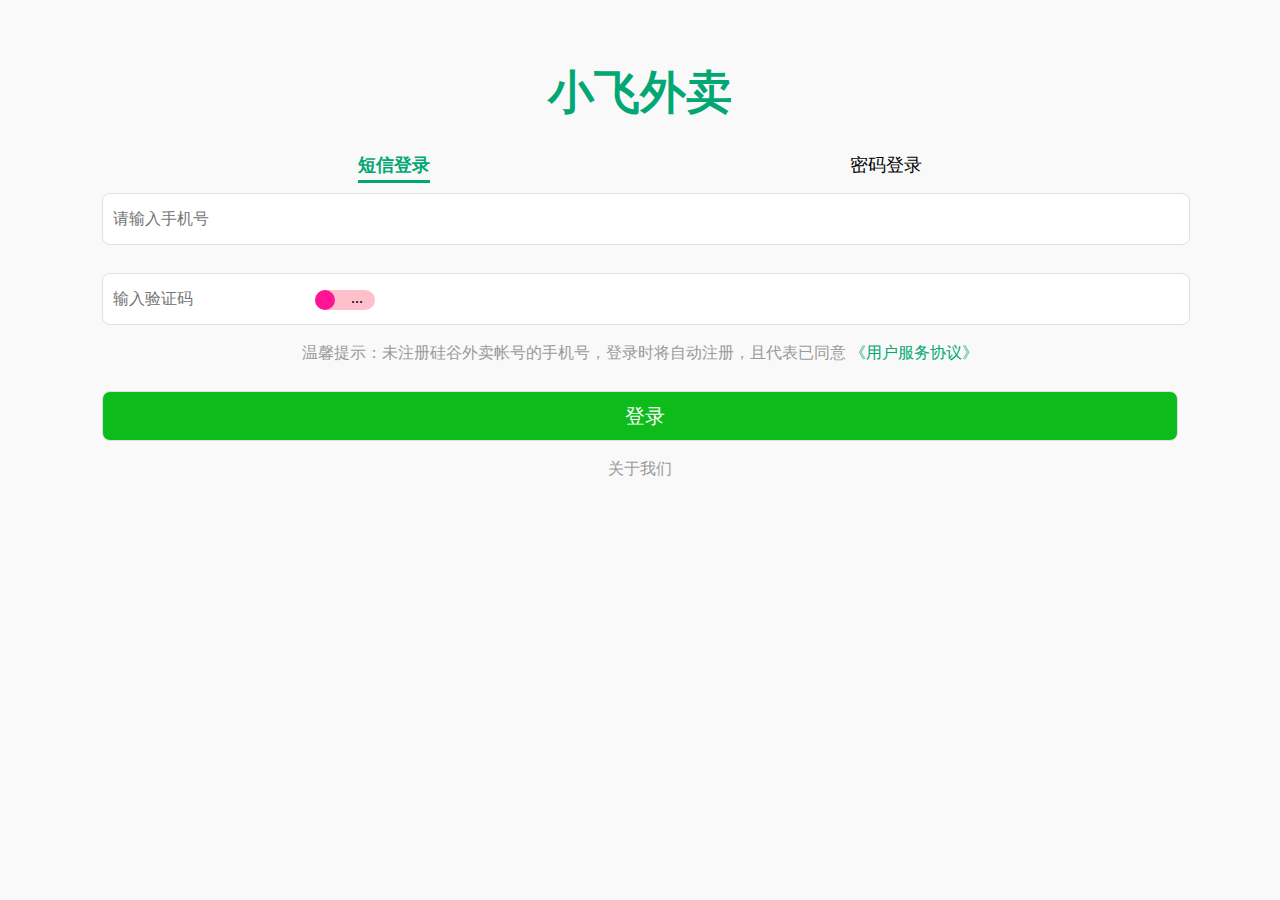
<file: 外卖呵呵呵/index1.html>
<!DOCTYPE html>
<html lang="en">
<head>
	<meta charset="UTF-8">
	<meta name="viewport"
				content="width=device-width,initial-scale=1.0,maximum-scale=1.0,minimum-scale=1.0,user-scalable=no">
	<title>外卖</title>
	<link rel="stylesheet" href="css/swiper.min.css">
	<link rel="stylesheet" href="css/reset.css">
	<link rel="stylesheet" href="http://at.alicdn.com/t/font_518606_snabom9h9y1wz5mi.css">

	<link rel="stylesheet" href="./css/index.css">
	<style>
		.swiper-container {
			width: 100%;
			height: 100%;
			margin-left: auto;
			margin-right: auto;
		}
		.swiper-slide {
			text-align: center;
			font-size: 18px;
			background: #fff;

			/* Center slide text vertically */
			display: -webkit-box;
			display: -ms-flexbox;
			display: -webkit-flex;
			display: flex;
			-webkit-box-pack: center;
			-ms-flex-pack: center;
			-webkit-justify-content: center;
			justify-content: center;
			-webkit-box-align: center;
			-ms-flex-align: center;
			-webkit-align-items: center;
			align-items: center;
		}
	</style>
</head>
<body>
<div class="app">

	<section class="content" style="display: none">
		<section class="on">
			<header class="header">
				<a href="javascript:" class="sousuo">
					<i class="iconfont icon-sousuo"></i>
				</a>
				<p>北京昌平尚硅谷北京昌平尚硅谷北京昌平尚硅谷北京昌平尚硅谷</p>
				<div  class="zhuce">
					<a href="javascript:">登录</a>
					<a href="javascript:">注册</a>
				</div>
			</header>
			<div class="one_page_content">
				<div class="swiper-container">
					<div class="swiper-wrapper">
						<div class="swiper-slide">
							<div class="lun_content_1">
								<a>
									<img src="images/nav/1.jpg" alt="aaa" style="width: 80px">
									<span>甜品饮品</span>
								</a>
								<a>
									<img src="images/nav/2.jpg" alt="aaa" style="width: 80px">
									<span>商超便利</span>
								</a>
								<a>
									<img src="images/nav/3.jpg" alt="aaa" style="width: 80px">
									<span>美食</span>
								</a>
								<a>
									<img src="images/nav/4.jpg" alt="aaa" style="width: 80px">
									<span>简餐</span>
								</a>
								<a>
									<img src="images/nav/5.jpg" alt="aaa" style="width: 80px">
									<span>新店特惠</span>
								</a>
								<a>
									<img src="images/nav/6.jpg" alt="aaa"  style="width: 80px">
									<span>准时达</span>
								</a>
								<a>
									<img src="images/nav/7.jpg" alt="aaa" style="width: 80px">
									<span>早餐预定</span>
								</a>
								<a>
									<img src="images/nav/8.jpg" alt="aaa" style="width: 80px">
									<span>土豪推荐</span>
								</a>
							</div>
						</div>
						<div class="swiper-slide">
							<div class="lun_content_2">
								<a>
									<img src="images/nav/9.jpg" alt="aaa" style="width: 80px">
									<span>哈哈哈</span>
								</a>
								<a>
									<img src="images/nav/10.jpg" alt="aaa" style="width: 80px">
									<span>商超便利</span>
								</a>
								<a>
									<img src="images/nav/11.jpg" alt="aaa" style="width: 80px">
									<span>美食</span>
								</a>
								<a>
									<img src="images/nav/12.jpg" alt="aaa" style="width: 80px">
									<span>简餐</span>
								</a>
								<a>
									<img src="images/nav/13.jpg" alt="aaa" style="width: 80px">
									<span>新店特惠</span>
								</a>
								<a>
									<img src="images/nav/14.jpg" alt="aaa" style="width: 80px">
									<span>准时达</span>
								</a>
								<a>
									<img src="images/nav/7.jpg" alt="aaa" style="width: 80px">
									<span>早餐预定</span>
								</a>
								<a>
									<img src="images/nav/8.jpg" alt="aaa" style="width: 80px">
									<span>土豪推荐</span>
								</a>
							</div>

						</div>
					</div>
					<!-- Add Pagination -->
					<div class="swiper-pagination"></div>
				</div>
				<div class="shang">
					<div class="shang_top">
						<i class="iconfont icon-xuanxiang"></i>
						<span>附近商家</span>
					</div>
					<div class="shang_content">
						<div class="shang_content_list">
							<div class="shang_content_list_left">
								<img src="images/shop/1.jpg" alt="bbb">
							</div>
							<div class="shang_content_list_right">
								<div class="right1">
									<p>品牌</p>
									<p>日照香炉生紫烟,遥看瀑布挂前川。飞流直下三千尺，</p>
									<p>保&nbsp;&nbsp;准&nbsp;&nbsp;票</p>
								</div>
								<div class="right2">
									<p>
										<i class="iconfont icon-xuanxiang"></i>
										<i style="font-size: 10px">月销108单</i>
									</p>
									<div>准时达</div>
									<div>硅谷专送</div>
								</div>
								<div class="right3">￥20起送/配送费约￥5</div>
							</div>
						</div>
						<div class="shang_content_list">
							<div class="shang_content_list_left">
								<img src="images/shop/2.jpg" alt="bbb">
							</div>
							<div class="shang_content_list_right">
								<div class="right1">
									<p>品牌</p>
									<p>日照香炉生紫烟,遥看瀑布挂前川。飞流直下三千尺，</p>
									<p>保&nbsp;&nbsp;准&nbsp;&nbsp;票</p>
								</div>
								<div class="right2">
									<p>
										<i class="iconfont icon-xuanxiang"></i>
										<i style="font-size: 10px">月销108单</i>
									</p>
									<div>准时达</div>
									<div>硅谷专送</div>
								</div>
								<div class="right3">￥20起送/配送费约￥5</div>
							</div>
						</div>
						<div class="shang_content_list">
							<div class="shang_content_list_left">
								<img src="images/shop/3.jpg" alt="bbb">
							</div>
							<div class="shang_content_list_right">
								<div class="right1">
									<p>品牌</p>
									<p>日照香炉生紫烟,遥看瀑布挂前川。飞流直下三千尺，</p>
									<p>保&nbsp;&nbsp;准&nbsp;&nbsp;票</p>
								</div>
								<div class="right2">
									<p>
										<i class="iconfont icon-xuanxiang"></i>
										<i style="font-size: 10px">月销108单</i>
									</p>
									<div>准时达</div>
									<div>硅谷专送</div>
								</div>
								<div class="right3">￥20起送/配送费约￥5</div>
							</div>
						</div>
						<div class="shang_content_list">
							<div class="shang_content_list_left">
								<img src="images/shop/4.jpg" alt="bbb" style="height: 100px">
							</div>
							<div class="shang_content_list_right">
								<div class="right1">
									<p>品牌</p>
									<p>日照香炉生紫烟,遥看瀑布挂前川。飞流直下三千尺，</p>
									<p>保&nbsp;&nbsp;准&nbsp;&nbsp;票</p>
								</div>
								<div class="right2">
									<p>
										<i class="iconfont icon-xuanxiang"></i>
										<i style="font-size: 10px">月销108单</i>
									</p>
									<div>准时达</div>
									<div>硅谷专送</div>
								</div>
								<div class="right3">￥20起送/配送费约￥5</div>
							</div>
						</div>
					</div>
				</div>
			</div>
		</section>
		<section>
			<header class="header">
				<p class="page2_sousuo">搜索</p>
			</header>
			<div class="tow_page_content">
				<form action="##" class="form1">
					<input type="text" placeholder="请输入商家或美食名称" class="sousuo_form1">
					<input type="submit" name="提交" class="sousuo_form2">
				</form>
			</div>
		</section>
		<section >
			<header class="header">
				<p class="ding3">订单列表</p>
			</header>
			<div class="person"></div>
			<p class="person_p">登陆后查看外卖订单</p>
			<button class="person_longin">立即登录</button>
		</section>
		<section >
			<div class="p4">个人中心</div>
			<div class="four_page_content">
				<div class="four_page1">
					<div class="four_page1_left" >
						<div class="touxiang">
							<div></div>
							<div></div>
						</div>
						<div class="tou_right">
							<p>注册/登录</p>
							<p>
								<i class="iconfont icon-shouji"></i>
								暂无绑定手机号
							</p>
						</div>
					</div>
					<div class="four_page1_right">
						<i class="iconfont icon-jiantou1"></i>
					</div>
				</div>
				<div class="four_page2">
					<div>
						<p><span>0.00</span>元</p>
						<p>我的余额</p>
					</div>
					<div>
						<p><span>2</span>个</p>
						<p>我的优惠</p>
					</div>
					<div>
						<p><span>50</span>分</p>
						<p>我的积分</p>
					</div>
				</div>
				<div class="four_page3">
					<p><i class="iconfont icon-order-s"></i>我的订单</p>
					<p><i class="iconfont icon-jiantou1"></i></p>
				</div>
				<div class="four_page4">
					<p><i class="iconfont icon-jifen"></i>积分商城</p>
					<p><i class="iconfont icon-jiantou1"></i></p>
				</div>
				<div class="four_page5">
					<p><i class="iconfont icon-vip"></i>会员勋章</p>
					<p><i class="iconfont icon-jiantou1"></i></p>
				</div>
				<div class="four_page6">
					<p><i class="iconfont icon-fuwu"></i>服务中心</p>
					<p><i class="iconfont icon-jiantou1"></i></p>
				</div>
			</div>
		</section>
	</section>
	<footer class="footer" style="display: none">
		<a href="javascript:" class="guide_item on">
			<span>
				<i class="iconfont icon-waimai"></i>
			</span>
			<span>外卖首页</span>
		</a>
		<a href="javascript:" class="guide_item">
			<span>
				<i class="iconfont icon-search"></i>
			</span>
			<span>搜素</span>
		</a>
		<a href="javascript:" class="guide_item">
			<span>
				<i class="iconfont icon-dingdan"></i>
			</span>
			<span>订单</span>
		</a>
		<a href="javascript:" class="guide_item">
			<span>
				<i class="iconfont icon-geren"></i>
			</span>
			<span>个人中心</span>
		</a>
	</footer>
	<div class="login_route">
		<div><i class="iconfont icon-jiantou2"></i></div>
		<div>小飞外卖</div>
		<div>
			<div id="login_flag">
				<p class="active">短信登录</p>
				<p>密码登录</p>
			</div>
			<form action="javascript:;" class="form_login1">
				<input type="text" class="input1" placeholder="请输入手机号">
				<input type="text" class="input2" placeholder="输入验证码">
				<p>
					温馨提示：未注册硅谷外卖帐号的手机号，登录时将自动注册，且代表已同意
					<a href="javascript:;">《用户服务协议》</a>
				</p>
				<input type="submit" value="登录">
				<p>关于我们</p>
			</form>
			<form action="javascript:;" class="form_login2 active1" >
				<input type="text" class="input1" placeholder="手机/邮箱/用户名">
				<input type="text" class="input2" placeholder="密码">

				<input type="submit" value="登录">
				<p>关于我们</p>
			</form>
		</div>
		<!--按钮控件-->
		<div class="a1 d1">
			<div class="d2"></div>
			<span>...</span>
		</div>

	</div>
</div>

<script type="text/javascript" src="js/index.js"></script>
<script type="text/javascript" src="js/swiper.min.js"></script>
<script>
		var swiper = new Swiper('.swiper-container', {
				slidesPerView: 1,
				spaceBetween: 30,
				loop: true,
				pagination: {
						el: '.swiper-pagination',
						clickable: true,
				},
				
		});
</script>
</body>
</html>
</file>
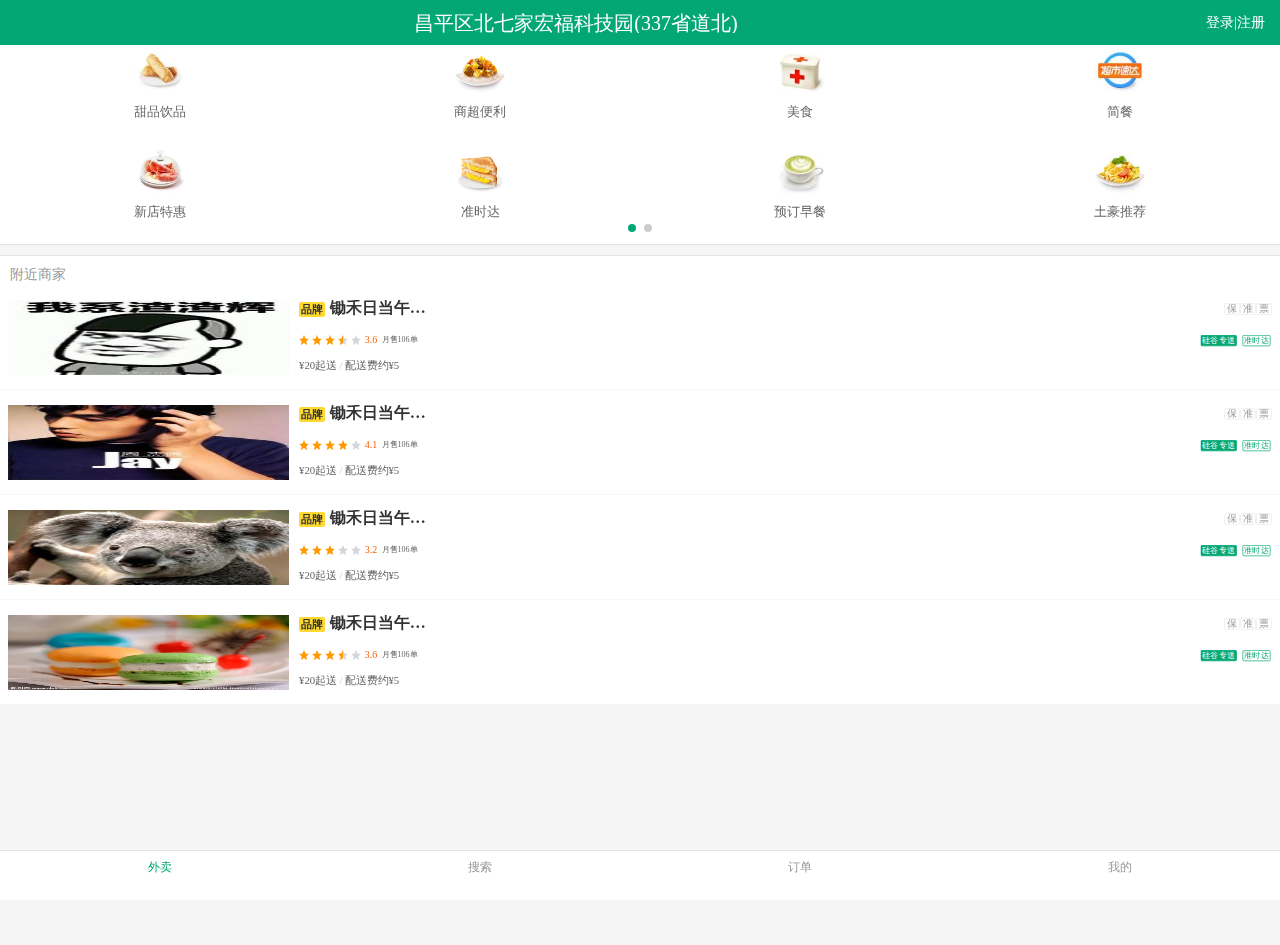
<file: 硅谷外卖静/index2.html>
<!DOCTYPE html>
<html lang="en">
<head>
  <meta charset="UTF-8">
  <meta name="viewport"
        content="width=device-width,initial-scale=1.0,maximum-scale=1.0,minimum-scale=1.0,user-scalable=no">
  <title>硅谷外卖</title>
  <link rel="stylesheet" href="http://at.alicdn.com/t/font_518606_snabom9h9y1wz5mi.css">
  <link rel="stylesheet" href="./css/reset.css">
  <link rel="stylesheet" href="./css/swiper.css">
  <link rel="stylesheet" href="./css/index.css">
</head>
<body>
<div id="app">
  <section class="content">
    <!--首页外卖-->
    <div class="on">
      <section class="msite">
        <!--首页头部-->
        <header class="msite_header">
          <a class="header_search">
            <i class="iconfont icon-sousuo"></i>
          </a>
          <a class="header_title">
            <span class="header_title_text ellipsis">昌平区北七家宏福科技园(337省道北)</span>
          </a>
          <a class="header_login">
            <span class="header_login_text">登录|注册</span>
          </a>
        </header>
        <!--首页导航-->
        <nav class="msite_nav border-1px">
          <div class="swiper-container">
            <div class="swiper-wrapper">
              <div class="swiper-slide">
                <a href="javascript:" class="link_to_food">
                  <div class="food_container">
                    <img src="./images/nav/1.jpg">
                  </div>
                  <span>甜品饮品</span>
                </a>
                <a href="javascript:" class="link_to_food">
                  <div class="food_container">
                    <img src="./images/nav/2.jpg">
                  </div>
                  <span>商超便利</span>
                </a>
                <a href="javascript:" class="link_to_food">
                  <div class="food_container">
                    <img src="./images/nav/3.jpg">
                  </div>
                  <span>美食</span>
                </a>
                <a href="javascript:" class="link_to_food">
                  <div class="food_container">
                    <img src="./images/nav/4.jpg">
                  </div>
                  <span>简餐</span>
                </a>
                <a href="javascript:" class="link_to_food">
                  <div class="food_container">
                    <img src="./images/nav/5.jpg">
                  </div>
                  <span>新店特惠</span>
                </a>
                <a href="javascript:" class="link_to_food">
                  <div class="food_container">
                    <img src="./images/nav/6.jpg">
                  </div>
                  <span>准时达</span>
                </a>
                <a href="javascript:" class="link_to_food">
                  <div class="food_container">
                    <img src="./images/nav/7.jpg">
                  </div>
                  <span>预订早餐</span>
                </a>
                <a href="javascript:" class="link_to_food">
                  <div class="food_container">
                    <img src="./images/nav/8.jpg">
                  </div>
                  <span>土豪推荐</span>
                </a>
              </div>
              <div class="swiper-slide">
                <a href="javascript:" class="link_to_food">
                  <div class="food_container">
                    <img src="./images/nav/9.jpg">
                  </div>
                  <span>甜品饮品</span>
                </a>
                <a href="javascript:" class="link_to_food">
                  <div class="food_container">
                    <img src="./images/nav/10.jpg">
                  </div>
                  <span>商超便利</span>
                </a>
                <a href="javascript:" class="link_to_food">
                  <div class="food_container">
                    <img src="./images/nav/11.jpg">
                  </div>
                  <span>美食</span>
                </a>
                <a href="javascript:" class="link_to_food">
                  <div class="food_container">
                    <img src="./images/nav/12.jpg">
                  </div>
                  <span>简餐</span>
                </a>
                <a href="javascript:" class="link_to_food">
                  <div class="food_container">
                    <img src="./images/nav/13.jpg">
                  </div>
                  <span>新店特惠</span>
                </a>
                <a href="javascript:" class="link_to_food">
                  <div class="food_container">
                    <img src="./images/nav/14.jpg">
                  </div>
                  <span>准时达</span>
                </a>
                <a href="javascript:" class="link_to_food">
                  <div class="food_container">
                    <img src="./images/nav/1.jpg">
                  </div>
                  <span>预订早餐</span>
                </a>
                <a href="javascript:" class="link_to_food">
                  <div class="food_container">
                    <img src="./images/nav/2.jpg">
                  </div>
                  <span>土豪推荐</span>
                </a>
              </div>
            </div>
            <!-- Add Pagination -->
            <div class="swiper-pagination"></div>
          </div>
        </nav>
        <!--首页附近商家-->
        <div class="msite_shop_list border-1px">
          <div class="shop_header">
            <i class="iconfont icon-xuanxiang"></i>
            <span class="shop_header_title">附近商家</span>
          </div>
          <div class="shop_container">
            <ul class="shop_list">
              <li class="shop_li border-1px">
                <a>
                  <div class="shop_left">
                    <img class="shop_img" src="./images/shop/1.jpg">
                  </div>
                  <div class="shop_right">
                    <section class="shop_detail_header">
                      <h4 class="shop_title ellipsis" >锄禾日当午，汗滴禾下土</h4>
                      <ul class="shop_detail_ul">
                        <li class="supports">保</li>
                        <li class="supports">准</li>
                        <li class="supports">票</li>
                      </ul>
                    </section>
                    <section class="shop_rating_order">
                      <section class="shop_rating_order_left">
                        <div class="star star-24">
                          <span class="star-item on"></span>
                          <span class="star-item on"></span>
                          <span class="star-item on"></span>
                          <span class="star-item half"></span>
                          <span class="star-item off"></span>
                        </div>
                        <div class="rating_section">
                          3.6
                        </div>
                        <div class="order_section">
                          月售106单
                        </div>
                      </section>
                      <section class="shop_rating_order_right">
                        <span class="delivery_style delivery_left">硅谷专送</span>
                        <span class="delivery_style delivery_right">准时达</span>
                      </section>
                    </section>
                    <section class="shop_distance">
                      <p class="shop_delivery_msg">
                        <span>¥20起送</span>
                        <span class="segmentation">/</span>
                        <span>配送费约¥5</span>
                      </p>
                    </section>
                  </div>
                </a>
              </li>
              <li class="shop_li border-1px">
                <a>
                  <div class="shop_left">
                    <img class="shop_img" src="./images/shop/2.jpg">
                  </div>
                  <div class="shop_right">
                    <section class="shop_detail_header">
                      <h4 class="shop_title ellipsis" >锄禾日当午，汗滴禾下土</h4>
                      <ul class="shop_detail_ul">
                        <li class="supports">保</li>
                        <li class="supports">准</li>
                        <li class="supports">票</li>
                      </ul>
                    </section>
                    <section class="shop_rating_order">
                      <section class="shop_rating_order_left">
                        <div class="star star-24">
                          <span class="star-item on"></span>
                          <span class="star-item on"></span>
                          <span class="star-item on"></span>
                          <span class="star-item on"></span>
                          <span class="star-item off"></span>
                        </div>
                        <div class="rating_section">
                          4.1
                        </div>
                        <div class="order_section">
                          月售106单
                        </div>
                      </section>
                      <section class="shop_rating_order_right">
                        <span class="delivery_style delivery_left">硅谷专送</span>
                        <span class="delivery_style delivery_right">准时达</span>
                      </section>
                    </section>
                    <section class="shop_distance">
                      <p class="shop_delivery_msg">
                        <span>¥20起送</span>
                        <span class="segmentation">/</span>
                        <span>配送费约¥5</span>
                      </p>
                    </section>
                  </div>
                </a>
              </li>
              <li class="shop_li border-1px">
                <a>
                  <div class="shop_left">
                    <img class="shop_img" src="./images/shop/3.jpg">
                  </div>
                  <div class="shop_right">
                    <section class="shop_detail_header">
                      <h4 class="shop_title ellipsis" >锄禾日当午，汗滴禾下土</h4>
                      <ul class="shop_detail_ul">
                        <li class="supports">保</li>
                        <li class="supports">准</li>
                        <li class="supports">票</li>
                      </ul>
                    </section>
                    <section class="shop_rating_order">
                      <section class="shop_rating_order_left">
                        <div class="star star-24">
                          <span class="star-item on"></span>
                          <span class="star-item on"></span>
                          <span class="star-item on"></span>
                          <span class="star-item off"></span>
                          <span class="star-item off"></span>
                        </div>
                        <div class="rating_section">
                          3.2
                        </div>
                        <div class="order_section">
                          月售106单
                        </div>
                      </section>
                      <section class="shop_rating_order_right">
                        <span class="delivery_style delivery_left">硅谷专送</span>
                        <span class="delivery_style delivery_right">准时达</span>
                      </section>
                    </section>
                    <section class="shop_distance">
                      <p class="shop_delivery_msg">
                        <span>¥20起送</span>
                        <span class="segmentation">/</span>
                        <span>配送费约¥5</span>
                      </p>
                    </section>
                  </div>
                </a>
              </li>
              <li class="shop_li border-1px">
                <a>
                  <div class="shop_left">
                    <img class="shop_img" src="./images/shop/4.jpg">
                  </div>
                  <div class="shop_right">
                    <section class="shop_detail_header">
                      <h4 class="shop_title ellipsis" >锄禾日当午，汗滴禾下土</h4>
                      <ul class="shop_detail_ul">
                        <li class="supports">保</li>
                        <li class="supports">准</li>
                        <li class="supports">票</li>
                      </ul>
                    </section>
                    <section class="shop_rating_order">
                      <section class="shop_rating_order_left">
                        <div class="star star-24">
                          <span class="star-item on"></span>
                          <span class="star-item on"></span>
                          <span class="star-item on"></span>
                          <span class="star-item half"></span>
                          <span class="star-item off"></span>
                        </div>
                        <div class="rating_section">
                          3.6
                        </div>
                        <div class="order_section">
                          月售106单
                        </div>
                      </section>
                      <section class="shop_rating_order_right">
                        <span class="delivery_style delivery_left">硅谷专送</span>
                        <span class="delivery_style delivery_right">准时达</span>
                      </section>
                    </section>
                    <section class="shop_distance">
                      <p class="shop_delivery_msg">
                        <span>¥20起送</span>
                        <span class="segmentation">/</span>
                        <span>配送费约¥5</span>
                      </p>
                    </section>
                  </div>
                </a>
              </li>
            </ul>
          </div>
        </div>
      </section>
    </div>
    <!--搜索-->
    <div>
      <section class="search">
        <header class="header">
          <a class="header_title">
            <span class="header_title_text">搜索</span>
          </a>
        </header>
        <form class="search_form" action="#">
          <input type="search" name="search" placeholder="请输入商家或美食名称" class="search_input">
          <input type="submit" name="submit" class="search_submit">
        </form>
      </section>
    </div>
    <!--订单-->
    <div>
      <section class="order">
        <header class="header">
          <a class="header_title">
            <span class="header_title_text">订单列表</span>
          </a>
        </header>
        <section class="order_no_login">
          <img src="./images/others/person.png">
          <h3>登录后查看外卖订单</h3>
          <button>立即登陆</button>
        </section>
      </section>
    </div>
    <!--我的-->
    <div>
      <section class="profile">
        <header class="header">
          <a class="header_title">
            <span class="header_title_text">我的</span>
          </a>
        </header>
        <section class="profile-number">
          <a href="javascript:" class="profile-link">
            <div class="profile_image">
              <i class="iconfont icon-person"></i>
            </div>
            <div class="user-info">
              <p class="user-info-top">登录/注册</p>
              <p>
                <span class="user-icon">
                  <i class="iconfont icon-shouji icon-mobile"></i>
                </span>
                <span class="icon-mobile-number">暂无绑定手机号</span>
              </p>
            </div>
            <span class="arrow">
              <i class="iconfont icon-jiantou1"></i>
            </span>
          </a>
        </section>
        <section class="profile_info_data border-1px">
          <ul class="info_data_list">
            <a href="javascript:" class="info_data_link">
              <span class="info_data_top"><span>0.00</span>元</span>
              <span class="info_data_bottom">我的余额</span>
            </a>
            <a href="javascript:" class="info_data_link">
              <span class="info_data_top"><span>0</span>个</span>
              <span class="info_data_bottom">我的优惠</span>
            </a>
            <a href="javascript:" class="info_data_link">
              <span class="info_data_top"><span>0</span>分</span>
              <span class="info_data_bottom">我的积分</span>
            </a>
          </ul>
        </section>
        <section class="profile_my_order border-1px">
          <!-- 我的订单 -->
          <a href='javascript:' class="my_order">
            <span>
              <i class="iconfont icon-order-s"></i>
            </span>
            <div class="my_order_div">
              <span>我的订单</span>
              <span class="my_order_icon">
                <i class="iconfont icon-jiantou1"></i>
              </span>
            </div>
          </a>
          <!-- 积分商城 -->
          <a href='javascript:' class="my_order">
            <span>
              <i class="iconfont icon-jifen"></i>
            </span>
            <div class="my_order_div">
              <span>积分商城</span>
              <span class="my_order_icon">
                <i class="iconfont icon-jiantou1"></i>
              </span>
            </div>
          </a>
          <!-- 硅谷外卖会员卡 -->
          <a href="javascript:" class="my_order">
            <span>
              <i class="iconfont icon-vip"></i>
            </span>
            <div class="my_order_div">
              <span>硅谷外卖会员卡</span>
              <span class="my_order_icon">
                <i class="iconfont icon-jiantou1"></i>
              </span>
            </div>
          </a>
        </section>
        <section class="profile_my_order border-1px">
          <!-- 服务中心 -->
          <a href="javascript:" class="my_order">
            <span>
              <i class="iconfont icon-fuwu"></i>
            </span>
            <div class="my_order_div">
              <span>服务中心</span>
              <span class="my_order_icon">
                <i class="iconfont icon-jiantou1"></i>
              </span>
            </div>
          </a>
        </section>
      </section>
    </div>
  </section>
  <!--on表示显示，off表示关闭-->
  <div class="off">
    <section class="loginContainer">
      <div class="loginInner">
        <div class="login_header">
          <h2 class="login_logo">硅谷外卖</h2>
          <div class="login_header_title">
            <a href="javascript:;" class="on">短信登录</a>
            <a href="javascript:;" >密码登录</a>
          </div>
        </div>
        <div class="login_content">
          <form>
            <div class="on">
              <section class="login_message">
                <input type="tel" maxlength="11" placeholder="手机号">
                <button disabled="disabled" class="get_verification" >获取验证码</button>
              </section>
              <section class="login_verification">
                <input type="tel" maxlength="8" placeholder="验证码">
              </section>
              <section class="login_hint">
                温馨提示：未注册硅谷外卖帐号的手机号，登录时将自动注册，且代表已同意
                <a href="javascript:;">《用户服务协议》</a>
              </section>
            </div>
            <div>
              <section>
                <section class="login_message">
                  <input type="tel" maxlength="11" placeholder="手机/邮箱/用户名">
                </section>
                <section class="login_verification">
                  <input type="tel" maxlength="8" placeholder="密码">
                  <div class="switch_button off">
                    <div class="switch_circle"></div>
                    <span class="switch_text">...</span>
                  </div>
                </section>
              </section>
            </div>
            <button class="login_submit">登录</button>
          </form>
          <a href="javascript:;" class="about_us">关于我们</a>
        </div>
        <a href="javascript:" class="go_back">
          <i class="iconfont icon-jiantou2"></i>
        </a>
      </div>
    </section>
  </div>
  <footer class="footer_guide border-1px">
    <a href="javascript:;" class="guide_item on">
      <span class="item_icon">
        <i class="iconfont icon-waimai"></i>
      </span>
      <span>外卖</span>
    </a>
    <a href="javascript:;" class="guide_item">
      <span class="item_icon">
        <i class="iconfont icon-search"></i>
      </span>
      <span>搜索</span>
    </a>
    <a href="javascript:;" class="guide_item">
      <span class="item_icon">
        <i class="iconfont icon-dingdan"></i>
      </span>
      <span>订单</span>
    </a>
    <a href="javascript:;" class="guide_item">
      <span class="item_icon">
        <i class="iconfont icon-geren"></i>
      </span>
      <span>我的</span>
    </a>
  </footer>
</div>
</body>
<script type="text/javascript" src="js/swiper.js"></script>
<script type="text/javascript" src="js/index.js"></script>
</html>
</file>
<file: 外卖呵呵呵/css/index.css>
@media only screen and (-webkit-device-pixel-ratio: 2) {
  .border-1px::before {
    transform: scaleY(0.5);
  }
}
@media only screen and (-webkit-device-pixel-ratio: 3) {
  .border-1px::before {
    transform: scaleY(0.333333333);
  }
}
.app {
  width: 100%;
  height: 100%;
  background: #f3f5f1;
}
.app .content {
  width: 100%;
  height: 100%;
}
.app .content section {
  display: none;
}
.app .content .on {
  display: block;
}
.app .content .on .header {
  position: fixed;
  top: 0;
  z-index: 50;
  display: block;
  width: 100%;
  height: 50px;
  background: #02a774;
}
.app .content .on .header p {
  text-overflow: ellipsis;
  white-space: nowrap;
  overflow: hidden;
}
.app .content .on .header .sousuo,
.app .content .on .header .zhuce {
  width: 15%;
  height: 100%;
  display: block;
  line-height: 50px;
  text-align: center;
  color: #fff;
}
.app .content .on .header .sousuo {
  float: left;
}
.app .content .on .header .sousuo .iconfont {
  font-size: 30px;
}
.app .content .on .header .zhuce {
  width: 25%;
  float: right;
}
.app .content .on .header .zhuce a {
  color: #f3f5f1;
}
.app .content .on .header .zhuce :first-child {
  padding-right: 4px;
  border-right: 2px #f3f5f1 solid;
}
.app .content .on .header p {
  float: left;
  width: 60%;
  text-align: center;
  line-height: 50px;
  font-size: 20px;
  color: #f3f5f1;
}
.app .content .on .header .page2_sousuo {
  text-align: center;
  vertical-align: middle;
  font-size: 26px;
  width: 100%;
}
.app .content .on .header .ding3 {
  width: 100%;
}
.app .content .on .person {
  width: 200px;
  height: 200px;
  padding-top: 180px;
  margin: 0px auto;
  background: url("../images/others/person.png");
  background-position: center;
  background-repeat: no-repeat;
  background-size: 130%;
}
.app .content .on .person_longin {
  display: block;
  margin: 80px auto;
  width: 120px;
  height: 40px;
  background: #02a774;
  color: #fff;
  border-radius: 8px;
  font-size: 16px;
  outline: none;
}
.app .content .on .person_p {
  margin: -70px auto;
  text-align: center;
}
.app .content .on .one_page_content {
  margin-top: 50px;
  margin-bottom: 80px;
}
.app .content .on .tow_page_content {
  margin-top: 50px;
}
.app .content .on .tow_page_content .form1 {
  width: 100%;
  height: 60px;
  background: #fff;
  position: relative;
}
.app .content .on .tow_page_content .form1 .sousuo_form1 {
  float: left;
  width: 70%;
  height: 40px;
  background: #eee;
  position: absolute;
  top: 50%;
  transform: translateY(-50%);
  margin-left: 8px;
  outline: none;
}
.app .content .on .tow_page_content .form1 .sousuo_form2 {
  float: right;
  width: 20%;
  height: 40px;
  border-radius: 5px;
  background: #02a774;
  font-size: 18px;
  color: #fff;
  position: absolute;
  top: 50%;
  transform: translateY(-50%);
  right: 8px;
}
.app .content .on .swiper-container {
  width: 100%;
  height: 240px;
  position: relative;
}
.app .content .on .swiper-container .swiper-wrapper {
  position: absolute;
  left: 0;
  width: 200%;
  height: 100%;
  background: #fff;
}
.app .content .on .swiper-container .swiper-wrapper .lun_content_1,
.app .content .on .swiper-container .swiper-wrapper .lun_content_2 {
  float: left;
  width: 100%;
  display: flex;
  justify-content: center;
  flex-wrap: wrap;
}
.app .content .on .swiper-container .swiper-wrapper .lun_content_1 a,
.app .content .on .swiper-container .swiper-wrapper .lun_content_2 a {
  width: 25%;
  height: 100px;
  display: flex;
  align-items: center;
  flex-direction: column;
  flex-wrap: wrap;
  font-size: 14px;
}
.app .content .shang {
  background: #fff;
  width: 100%;
  margin-top: 16px;
}
.app .content .shang .shang_top {
  padding-left: 4px;
  color: #999;
  font-size: 18px;
}
.app .content .shang .shang_top .iconfont {
  font-size: 20px;
}
.app .content .shang .shang_content .shang_content_list {
  width: 100%;
  overflow: hidden;
  box-sizing: border-box;
  padding: 10px;
}
.app .content .shang .shang_content .shang_content_list .shang_content_list_left {
  width: 26%;
  float: left;
}
.app .content .shang .shang_content .shang_content_list .shang_content_list_left img {
  width: 100%;
  height: 100%;
}
.app .content .shang .shang_content .shang_content_list .shang_content_list_right {
  float: right;
  display: flex;
  flex-wrap: wrap;
  align-content: space-between;
  width: 70%;
  height: 104px;
}
.app .content .shang .shang_content .shang_content_list .shang_content_list_right .right1 {
  width: 100%;
  height: 33%;
}
.app .content .shang .shang_content .shang_content_list .shang_content_list_right .right1 :nth-child(1) {
  font-size: 16px;
  font-weight: 600;
  color: #555;
  background: #ffd933;
  border-radius: 3px;
  padding: 1px 4px;
  margin-top: 3px;
  float: left;
}
.app .content .shang .shang_content .shang_content_list .shang_content_list_right .right1 :nth-child(2) {
  width: 150px;
  font-weight: 800;
  font-size: 24px;
  text-overflow: ellipsis;
  white-space: nowrap;
  overflow: hidden;
  float: left;
}
.app .content .shang .shang_content .shang_content_list .shang_content_list_right .right1 :nth-child(3) {
  float: right;
  margin-top: 3px;
  color: #666;
}
.app .content .shang .shang_content .shang_content_list .shang_content_list_right .right2 {
  width: 100%;
  height: 33%;
}
.app .content .shang .shang_content .shang_content_list .shang_content_list_right .right2 p {
  float: left;
}
.app .content .shang .shang_content .shang_content_list .shang_content_list_right .right2 div:nth-child(2) {
  background: #fff;
  color: #02a774;
  float: right;
  border: 1px solid #02a774;
  border-radius: 3px;
  font-size: 14px;
  padding: 2px;
}
.app .content .shang .shang_content .shang_content_list .shang_content_list_right .right2 div:nth-child(3) {
  background: #02a774;
  color: #fff;
  float: right;
  margin-right: 5px;
  border-radius: 3px;
  font-size: 14px;
  padding: 2px;
  border: 1px solid #02a774;
}
.app .content .shang .shang_content .shang_content_list .shang_content_list_right .right3 {
  font-size: 16px;
  color: #666;
}
.app .on .p4 {
  position: fixed;
  z-index: 20;
  top: 0;
  background: #02a774;
  width: 100%;
  height: 50px;
  line-height: 50px;
  color: #fff;
  text-align: center;
  font-size: 20px;
  border-bottom: 1px solid #f3f5f1;
}
.app .on .four_page_content {
  margin-top: 50px;
}
.app .on .four_page_content .four_page1 {
  width: 100%;
  height: 100px;
  background: #02a774;
  border-top: 1px solid #f3f5f1;
  position: relative;
}
.app .on .four_page_content .four_page1 .four_page1_left {
  float: left;
  position: absolute;
  top: 0;
  bottom: 0;
  margin: auto;
}
.app .on .four_page_content .four_page1 .four_page1_left .touxiang {
  float: left;
  width: 70px;
  height: 70px;
  background: #8b8b8d;
  position: absolute;
  top: 0;
  bottom: 0;
  margin: auto auto auto 16px;
  border-radius: 50%;
  overflow: hidden;
}
.app .on .four_page_content .four_page1 .four_page1_left .touxiang :first-child {
  width: 36px;
  height: 36px;
  background: #e4e4e4;
  border-radius: 50%;
  margin-left: 17px;
  margin-top: 5px;
}
.app .on .four_page_content .four_page1 .four_page1_left .touxiang :last-child {
  width: 64px;
  height: 32px;
  background: #e4e4e4;
  border-radius: 32px 32px 0 0;
  margin: -1px 0px 0px 3px;
}
.app .on .four_page_content .four_page1 .four_page1_left .tou_right {
  float: right;
  position: absolute;
  top: 0;
  bottom: 0;
  margin: auto auto auto 100px;
  width: 200px;
  height: 70px;
  display: flex;
  flex-direction: column;
  justify-content: space-around;
}
.app .on .four_page_content .four_page1 .four_page1_left .tou_right >p:nth-child(1) {
  font-size: 20px;
  color: #fff;
  font-weight: bold;
}
.app .on .four_page_content .four_page1 .four_page1_left .tou_right >p:nth-child(2) {
  font-size: 14px;
  color: #fff;
  text-align: left;
  margin-bottom: -5px;
}
.app .on .four_page_content .four_page1 .four_page1_left .tou_right >p:nth-child(2) i {
  font-size: 40px;
  color: #fff;
  vertical-align: middle;
  margin: -20px;
}
.app .on .four_page_content .four_page1 .four_page1_right {
  float: right;
  width: 30px;
  height: 100%;
  display: flex;
  flex-direction: column;
  justify-content: center;
  color: #fff;
}
.app .on .four_page_content .four_page2 {
  width: 100%;
  height: 80px;
  background: #fff;
  display: flex;
  justify-content: space-between;
}
.app .on .four_page_content .four_page2 div:nth-child(1) {
  flex-grow: 1;
  text-align: center;
  margin: 10px auto;
}
.app .on .four_page_content .four_page2 div:nth-child(1) p {
  margin: 4px auto;
}
.app .on .four_page_content .four_page2 div:nth-child(1) p span {
  font-size: 32px;
  font-weight: bold;
  color: #ff9f1a;
}
.app .on .four_page_content .four_page2 div:nth-child(2) {
  margin: 10px auto;
  flex-grow: 1;
  text-align: center;
  border-left: solid 1px #f3f5f1;
  border-right: solid 1px #f3f5f1;
}
.app .on .four_page_content .four_page2 div:nth-child(2) p {
  margin: 4px auto;
}
.app .on .four_page_content .four_page2 div:nth-child(2) p span {
  font-size: 32px;
  font-weight: bold;
  color: #ff205c;
}
.app .on .four_page_content .four_page2 div:nth-child(3) {
  margin: 10px auto;
  flex-grow: 1;
  text-align: center;
}
.app .on .four_page_content .four_page2 div:nth-child(3) p {
  margin: 4px auto;
}
.app .on .four_page_content .four_page2 div:nth-child(3) p span {
  font-size: 32px;
  font-weight: bold;
  color: #0dbc1b;
}
.app .on .four_page_content .four_page3 {
  width: 100%;
  height: 60px;
  background: #fff;
  margin-top: 8px;
  line-height: 60px;
}
.app .on .four_page_content .four_page3 >p:nth-child(1) {
  float: left;
  color: #777;
  font-size: 18px;
  margin-left: 10px;
}
.app .on .four_page_content .four_page3 >p:nth-child(1) i {
  color: #0dbc1b;
  font-size: 30px;
  vertical-align: middle;
}
.app .on .four_page_content .four_page3 >p:nth-child(2) {
  float: right;
  color: #777;
  margin-right: 10px;
}
.app .on .four_page_content .four_page4 {
  width: 100%;
  height: 60px;
  background: #fff;
  border-top: 1px solid #f0f0f0;
  border-bottom: 1px solid #f0f0f0;
}
.app .on .four_page_content .four_page4 {
  width: 100%;
  height: 60px;
  background: #fff;
  margin-top: 1px;
  line-height: 60px;
}
.app .on .four_page_content .four_page4 >p:nth-child(1) {
  float: left;
  color: #777;
  font-size: 18px;
  margin-left: 10px;
}
.app .on .four_page_content .four_page4 >p:nth-child(1) i {
  color: #f00;
  font-size: 30px;
  vertical-align: middle;
}
.app .on .four_page_content .four_page4 >p:nth-child(2) {
  float: right;
  color: #777;
  margin-right: 10px;
}
.app .on .four_page_content .four_page5 {
  width: 100%;
  height: 60px;
  background: #fff;
  margin-bottom: 8px;
}
.app .on .four_page_content .four_page5 {
  width: 100%;
  height: 60px;
  background: #fff;
  margin-top: 1px;
  line-height: 60px;
}
.app .on .four_page_content .four_page5 >p:nth-child(1) {
  float: left;
  color: #777;
  font-size: 18px;
  margin-left: 10px;
}
.app .on .four_page_content .four_page5 >p:nth-child(1) i {
  color: #ff980b;
  font-size: 30px;
  vertical-align: middle;
}
.app .on .four_page_content .four_page5 >p:nth-child(2) {
  float: right;
  color: #777;
  margin-right: 10px;
}
.app .on .four_page_content .four_page6 {
  width: 100%;
  height: 60px;
  background: #fff;
}
.app .on .four_page_content .four_page6 {
  width: 100%;
  height: 60px;
  background: #fff;
  margin-top: 1px;
  line-height: 60px;
}
.app .on .four_page_content .four_page6 >p:nth-child(1) {
  float: left;
  color: #777;
  font-size: 18px;
  margin-left: 10px;
}
.app .on .four_page_content .four_page6 >p:nth-child(1) i {
  color: #66ac00;
  font-size: 30px;
  vertical-align: middle;
}
.app .on .four_page_content .four_page6 >p:nth-child(2) {
  float: right;
  color: #777;
  margin-right: 10px;
}
.footer {
  position: relative;
  position: fixed;
  bottom: 0;
  left: 0;
  right: 0;
  background: #fff;
  height: 50px;
  display: flex;
}
.footer::before {
  content: '';
  width: 100%;
  height: 1px;
  display: block;
  background: #8b8b8d;
  position: absolute;
  top: 0;
  left: 0;
}
.footer .guide_item {
  color: #888;
  display: flex;
  flex: 1;
  align-items: center;
  flex-direction: column;
  flex-wrap: wrap;
  margin: 5px 0;
}
.footer .guide_item span {
  font-size: 12px;
}
.footer .guide_item .iconfont {
  font-size: 24px;
}
.footer .guide_item.on {
  color: #02a774;
}
.login_route {
  width: 100%;
  height: 100%;
  background: #f9f9f9;
  position: relative;
}
.login_route >div:nth-child(1) {
  width: 100%;
  height: 50px;
  color: #777;
  line-height: 50px;
  padding-left: 10px;
}
.login_route >div:nth-child(1) i {
  font-size: 28px;
}
.login_route >div:nth-child(2) {
  font-size: 46px;
  color: #02a774;
  font-family: '微软雅黑';
  font-weight: 600;
  text-align: center;
  padding: 20px 0;
}
.login_route >div:nth-child(3) >div:nth-child(1) {
  width: 44%;
  margin: 20px auto 5px;
}
.login_route >div:nth-child(3) >div:nth-child(1) .active {
  color: #02a774;
  border-bottom: 3px solid #02a774;
  font-weight: bold;
}
.login_route >div:nth-child(3) >div:nth-child(1) :first-child {
  font-size: 18px;
  float: left;
  padding-bottom: 6px;
}
.login_route >div:nth-child(3) >div:nth-child(1) :last-child {
  font-size: 18px;
  float: right;
  padding-bottom: 6px;
}
.login_route >div:nth-child(3) .active1 {
  display: none;
}
.login_route >div:nth-child(3) .form_login1 {
  width: 84%;
  height: auto;
  margin: 0 auto;
}
.login_route >div:nth-child(3) .form_login1 input:nth-child(1) {
  margin: 10px auto 28px;
}
.login_route >div:nth-child(3) .form_login1 input:nth-child(1) {
  width: 100%;
  height: 50px;
  border: 1px solid #e0e0e0;
  border-radius: 8px;
  display: block;
  transform: translateY(10px);
  outline: none;
  padding-left: 10px;
}
.login_route >div:nth-child(3) .form_login1 input:nth-child(1):focus {
  border: 1px solid #0dbc1b;
}
.login_route >div:nth-child(3) .form_login1 input:nth-child(2) {
  margin: 4px auto;
}
.login_route >div:nth-child(3) .form_login1 input:nth-child(2) {
  width: 100%;
  height: 50px;
  border: 1px solid #e0e0e0;
  border-radius: 8px;
  display: block;
  transform: translateY(10px);
  outline: none;
  padding-left: 10px;
}
.login_route >div:nth-child(3) .form_login1 input:nth-child(2):focus {
  border: 1px solid #0dbc1b;
}
.login_route >div:nth-child(3) .form_login1 p {
  width: 100%;
  margin-top: 30px;
  font-size: 16px;
  color: #999;
  text-align: center;
}
.login_route >div:nth-child(3) .form_login1 p a {
  color: #02a774;
}
.login_route >div:nth-child(3) .form_login1 input:nth-child(4) {
  background: #0dbb1b;
  color: #fff;
  font-size: 20px;
  font-weight: 500;
  margin-top: 20px;
}
.login_route >div:nth-child(3) .form_login1 input:nth-child(4) {
  width: 100%;
  height: 50px;
  border: 1px solid #e0e0e0;
  border-radius: 8px;
  display: block;
  transform: translateY(10px);
  outline: none;
  padding-left: 10px;
}
.login_route >div:nth-child(3) .form_login1 input:nth-child(4):focus {
  border: 1px solid #0dbc1b;
}
.login_route >div:nth-child(3) .form_login1 input:nth-child(4):active {
  background: #0deb1d;
}
.login_route >div:nth-child(3) .form_login2 {
  width: 84%;
  height: auto;
  margin: 0 auto;
}
.login_route >div:nth-child(3) .form_login2 input:nth-child(1) {
  margin: 10px auto 28px;
}
.login_route >div:nth-child(3) .form_login2 input:nth-child(1) {
  width: 100%;
  height: 50px;
  border: 1px solid #e0e0e0;
  border-radius: 8px;
  display: block;
  transform: translateY(10px);
  outline: none;
  padding-left: 10px;
}
.login_route >div:nth-child(3) .form_login2 input:nth-child(1):focus {
  border: 1px solid #0dbc1b;
}
.login_route >div:nth-child(3) .form_login2 input:nth-child(2) {
  margin: 4px auto;
}
.login_route >div:nth-child(3) .form_login2 input:nth-child(2) {
  width: 100%;
  height: 50px;
  border: 1px solid #e0e0e0;
  border-radius: 8px;
  display: block;
  transform: translateY(10px);
  outline: none;
  padding-left: 10px;
}
.login_route >div:nth-child(3) .form_login2 input:nth-child(2):focus {
  border: 1px solid #0dbc1b;
}
.login_route >div:nth-child(3) .form_login2 p {
  width: 100%;
  margin-top: 30px;
  font-size: 16px;
  color: #999;
  text-align: center;
}
.login_route >div:nth-child(3) .form_login2 input:nth-child(3) {
  background: #0dbb1b;
  color: #fff;
  font-size: 20px;
  font-weight: 500;
  margin-top: 20px;
}
.login_route >div:nth-child(3) .form_login2 input:nth-child(3) {
  width: 100%;
  height: 50px;
  border: 1px solid #e0e0e0;
  border-radius: 8px;
  display: block;
  transform: translateY(10px);
  outline: none;
  padding-left: 10px;
}
.login_route >div:nth-child(3) .form_login2 input:nth-child(3):focus {
  border: 1px solid #0dbc1b;
}
.login_route >div:nth-child(3) .form_login2 input:nth-child(3):active {
  background: #0deb1d;
}
.login_route .d1 {
  width: 60px;
  height: 20px;
  background: #ffc0cb;
  border-radius: 10px;
}
.login_route .a1 {
  position: absolute;
  top: 290px;
  left: 315px;
}
.login_route .a1 span {
  display: block;
  transform: translate(36px, -20px);
}
.login_route .a1 .d2 {
  width: 20px;
  height: 20px;
  border-radius: 10px;
  background: #ff1493;
  transition: 0.3s;
}
.login_route .d1-1 {
  background: #10c914;
  width: 60px;
  height: 20px;
  border-radius: 10px;
}
.login_route .d1-1 span {
  display: block;
  transform: translate(6px, -20px);
}
.login_route .d1-1 .d2 {
  width: 20px;
  height: 20px;
  border-radius: 10px;
  background: #ff1493;
  box-sizing: border-box;
  transform: translate(0px);
  transition: 0.3s;
}
</file>
<file: 硅谷外卖静/css/index.css>
@media only screen and (-webkit-device-pixel-ratio: 2) {
  .border-1px::before {
    transform: scaleY(0.5);
  }
}
@media only screen and (-webkit-device-pixel-ratio: 3) {
  .border-1px::before {
    transform: scaleY(0.333333);
  }
}
#app {
  width: 100%;
  height: 100%;
  background: #f5f5f5;
  position: relative;
}
#app .footer_guide {
  position: relative;
  position: fixed;
  z-index: 100;
  left: 0;
  right: 0;
  bottom: 0;
  background-color: #fff;
  width: 100%;
  height: 50px;
  display: flex;
}
#app .footer_guide::before {
  content: '';
  position: absolute;
  z-index: 200;
  left: 0;
  top: 0;
  width: 100%;
  height: 1px;
  background-color: #e4e4e4;
}
#app .footer_guide .guide_item {
  display: flex;
  flex: 1;
  text-align: center;
  flex-direction: column;
  align-items: center;
  margin: 5px;
  color: #999;
}
#app .footer_guide .guide_item.on {
  color: #02a774;
}
#app .footer_guide .guide_item span {
  font-size: 12px;
  margin-top: 2px;
  margin-bottom: 2px;
}
#app .footer_guide .guide_item span .iconfont {
  font-size: 22px;
}
#app .content >div {
  display: none;
}
#app .content >div.on {
  display: block;
}
#app .content >div >section .header {
  background-color: #02a774;
  position: fixed;
  z-index: 100;
  left: 0;
  top: 0;
  width: 100%;
  height: 45px;
}
#app .content >div >section .header .header_search {
  position: absolute;
  left: 15px;
  top: 50%;
  transform: translateY(-50%);
  width: 10%;
  height: 50%;
}
#app .content >div >section .header .header_search .iconfont {
  font-size: 22px;
  color: #fff;
}
#app .content >div >section .header .header_title {
  position: absolute;
  top: 50%;
  left: 50%;
  transform: translate(-50%, -50%);
  width: 30%;
  color: #fff;
  font-size: 22px;
  text-align: center;
}
#app .content >div >section.msite {
  width: 100%;
}
#app .content >div >section.msite .msite_header {
  background-color: #02a774;
  position: fixed;
  z-index: 100;
  left: 0;
  top: 0;
  width: 100%;
  height: 45px;
}
#app .content >div >section.msite .msite_header .header_search {
  position: absolute;
  left: 15px;
  top: 50%;
  transform: translateY(-50%);
  width: 10%;
  height: 50%;
}
#app .content >div >section.msite .msite_header .header_search .icon-sousuo {
  font-size: 25px;
  color: #fff;
}
#app .content >div >section.msite .msite_header .header_title {
  position: absolute;
  top: 50%;
  left: 50%;
  transform: translate(-50%, -50%);
  width: 50%;
  color: #fff;
  text-align: center;
  margin-left: -5%;
}
#app .content >div >section.msite .msite_header .header_title .header_title_text {
  font-size: 20px;
  color: #fff;
  display: block;
}
#app .content >div >section.msite .msite_header .header_login {
  font-size: 14px;
  color: #fff;
  position: absolute;
  right: 15px;
  top: 50%;
  transform: translateY(-50%);
}
#app .content >div >section.msite .msite_header .header_login .header_login_text {
  color: #fff;
}
#app .content >div >section.msite .msite_nav {
  position: relative;
  margin-top: 45px;
  height: 200px;
  background: #fff;
}
#app .content >div >section.msite .msite_nav::before {
  content: '';
  position: absolute;
  z-index: 200;
  left: 0;
  bottom: 0;
  width: 100%;
  height: 1px;
  background-color: #e4e4e4;
  transform: scaleY(0.5);
}
#app .content >div >section.msite .msite_nav .swiper-container {
  width: 100%;
  height: 100%;
}
#app .content >div >section.msite .msite_nav .swiper-container .swiper-wrapper {
  width: 100%;
  height: 100%;
}
#app .content >div >section.msite .msite_nav .swiper-container .swiper-wrapper .swiper-slide {
  display: flex;
  justify-content: center;
  align-items: flex-start;
  flex-wrap: wrap;
}
#app .content >div >section.msite .msite_nav .swiper-container .swiper-wrapper .swiper-slide .link_to_food {
  width: 25%;
}
#app .content >div >section.msite .msite_nav .swiper-container .swiper-wrapper .swiper-slide .link_to_food .food_container {
  display: block;
  width: 100%;
  text-align: center;
  padding-bottom: 10px;
  font-size: 0;
}
#app .content >div >section.msite .msite_nav .swiper-container .swiper-wrapper .swiper-slide .link_to_food .food_container img {
  display: inline-block;
  width: 50px;
  height: 50px;
}
#app .content >div >section.msite .msite_nav .swiper-container .swiper-wrapper .swiper-slide .link_to_food span {
  display: block;
  width: 100%;
  text-align: center;
  font-size: 13px;
  color: #666;
}
#app .content >div >section.msite .msite_nav .swiper-container .swiper-pagination >span.swiper-pagination-bullet-active {
  background: #02a774;
}
#app .content >div >section.msite .msite_shop_list {
  position: relative;
  margin-top: 10px;
  background: #fff;
}
#app .content >div >section.msite .msite_shop_list::before {
  content: '';
  position: absolute;
  z-index: 200;
  left: 0;
  top: 0;
  width: 100%;
  height: 1px;
  background-color: #e4e4e4;
}
#app .content >div >section.msite .msite_shop_list .shop_header {
  padding: 10px 10px 0;
}
#app .content >div >section.msite .msite_shop_list .shop_header .shop_icon {
  margin-left: 5px;
  color: #999;
}
#app .content >div >section.msite .msite_shop_list .shop_header .shop_header_title {
  color: #999;
  font-size: 14px;
  line-height: 20px;
}
#app .content >div >section.msite .msite_shop_list .shop_container {
  margin-bottom: 50px;
}
#app .content >div >section.msite .msite_shop_list .shop_container .shop_list .shop_li {
  position: relative;
  width: 100%;
}
#app .content >div >section.msite .msite_shop_list .shop_container .shop_list .shop_li::before {
  content: '';
  position: absolute;
  z-index: 200;
  left: 0;
  bottom: 0;
  width: 100%;
  height: 1px;
  background-color: #f1f1f1;
  transform: scaleY(0.5);
}
#app .content >div >section.msite .msite_shop_list .shop_container .shop_list .shop_li >a {
  *zoom: 1;
  display: block;
  box-sizing: border-box;
  padding: 15px 8px;
  width: 100%;
}
#app .content >div >section.msite .msite_shop_list .shop_container .shop_list .shop_li >a::after {
  content: '';
  display: block;
  clear: both;
}
#app .content >div >section.msite .msite_shop_list .shop_container .shop_list .shop_li >a .shop_left {
  float: left;
  box-sizing: border-box;
  width: 23%;
  height: 75px;
  padding-right: 10px;
}
#app .content >div >section.msite .msite_shop_list .shop_container .shop_list .shop_li >a .shop_left .shop_img {
  display: block;
  width: 100%;
  height: 100%;
}
#app .content >div >section.msite .msite_shop_list .shop_container .shop_list .shop_li >a .shop_right {
  float: right;
  width: 77%;
}
#app .content >div >section.msite .msite_shop_list .shop_container .shop_list .shop_li >a .shop_right .shop_detail_header {
  *zoom: 1;
  width: 100%;
}
#app .content >div >section.msite .msite_shop_list .shop_container .shop_list .shop_li >a .shop_right .shop_detail_header::after {
  content: '';
  display: block;
  clear: both;
}
#app .content >div >section.msite .msite_shop_list .shop_container .shop_list .shop_li >a .shop_right .shop_detail_header .shop_title {
  float: left;
  width: 140px;
  color: #333;
  font-size: 16px;
  line-height: 16px;
  font-weight: 700;
}
#app .content >div >section.msite .msite_shop_list .shop_container .shop_list .shop_li >a .shop_right .shop_detail_header .shop_title::before {
  content: '品牌';
  display: inline-block;
  font-size: 11px;
  line-height: 11px;
  color: #333;
  background-color: #ffd930;
  padding: 2px 2px;
  border-radius: 2px;
  margin-right: 5px;
}
#app .content >div >section.msite .msite_shop_list .shop_container .shop_list .shop_li >a .shop_right .shop_detail_header .shop_detail_ul {
  float: right;
  margin-top: 3px;
}
#app .content >div >section.msite .msite_shop_list .shop_container .shop_list .shop_li >a .shop_right .shop_detail_header .shop_detail_ul .supports {
  float: left;
  font-size: 10px;
  color: #999;
  border: 1px solid #f1f1f1;
  padding: 0 2px;
  border-radius: 2px;
}
#app .content >div >section.msite .msite_shop_list .shop_container .shop_list .shop_li >a .shop_right .shop_rating_order {
  *zoom: 1;
  width: 100%;
  margin-top: 18px;
  margin-bottom: 8px;
}
#app .content >div >section.msite .msite_shop_list .shop_container .shop_list .shop_li >a .shop_right .shop_rating_order::after {
  content: '';
  display: block;
  clear: both;
}
#app .content >div >section.msite .msite_shop_list .shop_container .shop_list .shop_li >a .shop_right .shop_rating_order .shop_rating_order_left {
  float: left;
  color: #ff9a0d;
}
#app .content >div >section.msite .msite_shop_list .shop_container .shop_list .shop_li >a .shop_right .shop_rating_order .shop_rating_order_left .star {
  float: left;
  font-size: 0;
}
#app .content >div >section.msite .msite_shop_list .shop_container .shop_list .shop_li >a .shop_right .shop_rating_order .shop_rating_order_left .star .star-item {
  display: inline-block;
  background-repeat: no-repeat;
}
#app .content >div >section.msite .msite_shop_list .shop_container .shop_list .shop_li >a .shop_right .shop_rating_order .shop_rating_order_left .star.star-48 .star-item {
  width: 20px;
  height: 20px;
  margin-right: 22px;
  background-size: 20px 20px;
}
#app .content >div >section.msite .msite_shop_list .shop_container .shop_list .shop_li >a .shop_right .shop_rating_order .shop_rating_order_left .star.star-48 .star-item:last-child {
  margin-right: 0;
}
#app .content >div >section.msite .msite_shop_list .shop_container .shop_list .shop_li >a .shop_right .shop_rating_order .shop_rating_order_left .star.star-48 .star-item.on {
  background-image: url("../images/stars/star48_on@2x.png");
}
@media (-webkit-min-device-pixel-ratio: 3), (min-device-pixel-ratio: 3) {
  #app .content >div >section.msite .msite_shop_list .shop_container .shop_list .shop_li >a .shop_right .shop_rating_order .shop_rating_order_left .star.star-48 .star-item.on {
    background-image: url("../images/stars/star48_on@3x.png");
  }
}
#app .content >div >section.msite .msite_shop_list .shop_container .shop_list .shop_li >a .shop_right .shop_rating_order .shop_rating_order_left .star.star-48 .star-item.half {
  background-image: url("../images/stars/star48_half@2x.png");
}
@media (-webkit-min-device-pixel-ratio: 3), (min-device-pixel-ratio: 3) {
  #app .content >div >section.msite .msite_shop_list .shop_container .shop_list .shop_li >a .shop_right .shop_rating_order .shop_rating_order_left .star.star-48 .star-item.half {
    background-image: url("../images/stars/star48_half@3x.png");
  }
}
#app .content >div >section.msite .msite_shop_list .shop_container .shop_list .shop_li >a .shop_right .shop_rating_order .shop_rating_order_left .star.star-48 .star-item.off {
  background-image: url("../images/stars/star48_off@2x.png");
}
@media (-webkit-min-device-pixel-ratio: 3), (min-device-pixel-ratio: 3) {
  #app .content >div >section.msite .msite_shop_list .shop_container .shop_list .shop_li >a .shop_right .shop_rating_order .shop_rating_order_left .star.star-48 .star-item.off {
    background-image: url("../images/stars/star48_off@3x.png");
  }
}
#app .content >div >section.msite .msite_shop_list .shop_container .shop_list .shop_li >a .shop_right .shop_rating_order .shop_rating_order_left .star.star-36 .star-item {
  width: 15px;
  height: 15px;
  margin-right: 6px;
  background-size: 15px 15px;
}
#app .content >div >section.msite .msite_shop_list .shop_container .shop_list .shop_li >a .shop_right .shop_rating_order .shop_rating_order_left .star.star-36 .star-item:last-child {
  margin-right: 0;
}
#app .content >div >section.msite .msite_shop_list .shop_container .shop_list .shop_li >a .shop_right .shop_rating_order .shop_rating_order_left .star.star-36 .star-item.on {
  background-image: url("../images/stars/star36_on@2x.png");
}
@media (-webkit-min-device-pixel-ratio: 3), (min-device-pixel-ratio: 3) {
  #app .content >div >section.msite .msite_shop_list .shop_container .shop_list .shop_li >a .shop_right .shop_rating_order .shop_rating_order_left .star.star-36 .star-item.on {
    background-image: url("../images/stars/star36_on@3x.png");
  }
}
#app .content >div >section.msite .msite_shop_list .shop_container .shop_list .shop_li >a .shop_right .shop_rating_order .shop_rating_order_left .star.star-36 .star-item.half {
  background-image: url("../images/stars/star36_half@2x.png");
}
@media (-webkit-min-device-pixel-ratio: 3), (min-device-pixel-ratio: 3) {
  #app .content >div >section.msite .msite_shop_list .shop_container .shop_list .shop_li >a .shop_right .shop_rating_order .shop_rating_order_left .star.star-36 .star-item.half {
    background-image: url("../images/stars/star36_half@3x.png");
  }
}
#app .content >div >section.msite .msite_shop_list .shop_container .shop_list .shop_li >a .shop_right .shop_rating_order .shop_rating_order_left .star.star-36 .star-item.off {
  background-image: url("../images/stars/star36_off@2x.png");
}
@media (-webkit-min-device-pixel-ratio: 3), (min-device-pixel-ratio: 3) {
  #app .content >div >section.msite .msite_shop_list .shop_container .shop_list .shop_li >a .shop_right .shop_rating_order .shop_rating_order_left .star.star-36 .star-item.off {
    background-image: url("../images/stars/star36_off@3x.png");
  }
}
#app .content >div >section.msite .msite_shop_list .shop_container .shop_list .shop_li >a .shop_right .shop_rating_order .shop_rating_order_left .star.star-24 .star-item {
  width: 10px;
  height: 10px;
  margin-right: 3px;
  background-size: 10px 10px;
}
#app .content >div >section.msite .msite_shop_list .shop_container .shop_list .shop_li >a .shop_right .shop_rating_order .shop_rating_order_left .star.star-24 .star-item:last-child {
  margin-right: 0;
}
#app .content >div >section.msite .msite_shop_list .shop_container .shop_list .shop_li >a .shop_right .shop_rating_order .shop_rating_order_left .star.star-24 .star-item.on {
  background-image: url("../images/stars/star24_on@2x.png");
}
@media (-webkit-min-device-pixel-ratio: 3), (min-device-pixel-ratio: 3) {
  #app .content >div >section.msite .msite_shop_list .shop_container .shop_list .shop_li >a .shop_right .shop_rating_order .shop_rating_order_left .star.star-24 .star-item.on {
    background-image: url("../images/stars/star24_on@3x.png");
  }
}
#app .content >div >section.msite .msite_shop_list .shop_container .shop_list .shop_li >a .shop_right .shop_rating_order .shop_rating_order_left .star.star-24 .star-item.half {
  background-image: url("../images/stars/star24_half@2x.png");
}
@media (-webkit-min-device-pixel-ratio: 3), (min-device-pixel-ratio: 3) {
  #app .content >div >section.msite .msite_shop_list .shop_container .shop_list .shop_li >a .shop_right .shop_rating_order .shop_rating_order_left .star.star-24 .star-item.half {
    background-image: url("../images/stars/star24_half@3x.png");
  }
}
#app .content >div >section.msite .msite_shop_list .shop_container .shop_list .shop_li >a .shop_right .shop_rating_order .shop_rating_order_left .star.star-24 .star-item.off {
  background-image: url("../images/stars/star24_off@2x.png");
}
@media (-webkit-min-device-pixel-ratio: 3), (min-device-pixel-ratio: 3) {
  #app .content >div >section.msite .msite_shop_list .shop_container .shop_list .shop_li >a .shop_right .shop_rating_order .shop_rating_order_left .star.star-24 .star-item.off {
    background-image: url("../images/stars/star24_off@3x.png");
  }
}
#app .content >div >section.msite .msite_shop_list .shop_container .shop_list .shop_li >a .shop_right .shop_rating_order .shop_rating_order_left .rating_section {
  float: left;
  font-size: 10px;
  color: #ff6000;
  margin-left: 4px;
}
#app .content >div >section.msite .msite_shop_list .shop_container .shop_list .shop_li >a .shop_right .shop_rating_order .shop_rating_order_left .order_section {
  float: left;
  font-size: 10px;
  color: #666;
  transform: scale(0.8);
}
#app .content >div >section.msite .msite_shop_list .shop_container .shop_list .shop_li >a .shop_right .shop_rating_order .shop_rating_order_right {
  float: right;
  font-size: 0;
}
#app .content >div >section.msite .msite_shop_list .shop_container .shop_list .shop_li >a .shop_right .shop_rating_order .shop_rating_order_right .delivery_style {
  transform-origin: 35px 0;
  transform: scale(0.7);
  display: inline-block;
  font-size: 12px;
  padding: 1px;
  border-radius: 2px;
}
#app .content >div >section.msite .msite_shop_list .shop_container .shop_list .shop_li >a .shop_right .shop_rating_order .shop_rating_order_right .delivery_left {
  color: #fff;
  margin-right: -10px;
  background-color: #02a774;
  border: 1px solid #02a774;
}
#app .content >div >section.msite .msite_shop_list .shop_container .shop_list .shop_li >a .shop_right .shop_rating_order .shop_rating_order_right .delivery_right {
  color: #02a774;
  border: 1px solid #02a774;
}
#app .content >div >section.msite .msite_shop_list .shop_container .shop_list .shop_li >a .shop_right .shop_distance {
  *zoom: 1;
  width: 100%;
  font-size: 12px;
}
#app .content >div >section.msite .msite_shop_list .shop_container .shop_list .shop_li >a .shop_right .shop_distance::after {
  content: '';
  display: block;
  clear: both;
}
#app .content >div >section.msite .msite_shop_list .shop_container .shop_list .shop_li >a .shop_right .shop_distance .shop_delivery_msg {
  float: left;
  transform-origin: 0;
  transform: scale(0.9);
  color: #666;
}
#app .content >div >section.msite .msite_shop_list .shop_container .shop_list .shop_li >a .shop_right .shop_distance .segmentation {
  color: #ccc;
}
#app .content >div >section.search {
  width: 100%;
}
#app .content >div >section.search .search_form {
  *zoom: 1;
  margin-top: 45px;
  background-color: #fff;
  padding: 12px 8px;
}
#app .content >div >section.search .search_form::after {
  content: '';
  display: block;
  clear: both;
}
#app .content >div >section.search .search_form input {
  height: 35px;
  padding: 0 4px;
  border-radius: 2px;
  font-weight: bold;
  outline: none;
}
#app .content >div >section.search .search_form input.search_input {
  float: left;
  width: 79%;
  border: 4px solid #f2f2f2;
  font-size: 14px;
  color: #333;
  background-color: #f2f2f2;
}
#app .content >div >section.search .search_form input.search_submit {
  float: right;
  width: 18%;
  border: 4px solid #02a774;
  font-size: 16px;
  color: #fff;
  background-color: #02a774;
}
#app .content >div >section.order {
  width: 100%;
}
#app .content >div >section.order .order_no_login {
  padding-top: 140px;
  width: 60%;
  margin: 0 auto;
  text-align: center;
}
#app .content >div >section.order .order_no_login >img {
  display: block;
  width: 100%;
  height: 30%;
}
#app .content >div >section.order .order_no_login >h3 {
  padding: 10px 0;
  font-size: 17px;
  color: #6a6a6a;
}
#app .content >div >section.order .order_no_login >button {
  display: inline-block;
  background: #02a774;
  font-size: 14px;
  color: #fff;
  border: 0;
  outline: none;
  border-radius: 5px;
  padding: 10px 20px;
}
#app .content >div >section.profile {
  width: 100%;
}
#app .content >div >section.profile .profile-number {
  margin-top: 45.5px;
}
#app .content >div >section.profile .profile-number .profile-link {
  *zoom: 1;
  position: relative;
  display: block;
  background: #02a774;
  padding: 20px 10px;
}
#app .content >div >section.profile .profile-number .profile-link::after {
  content: '';
  display: block;
  clear: both;
}
#app .content >div >section.profile .profile-number .profile-link .profile_image {
  float: left;
  width: 60px;
  height: 60px;
  border-radius: 50%;
  overflow: hidden;
  vertical-align: top;
}
#app .content >div >section.profile .profile-number .profile-link .profile_image .icon-person {
  background: #e4e4e4;
  font-size: 62px;
}
#app .content >div >section.profile .profile-number .profile-link .user-info {
  float: left;
  margin-top: 8px;
  margin-left: 15px;
}
#app .content >div >section.profile .profile-number .profile-link .user-info p {
  font-weight: 700;
  font-size: 18px;
  color: #fff;
}
#app .content >div >section.profile .profile-number .profile-link .user-info p.user-info-top {
  padding-bottom: 8px;
}
#app .content >div >section.profile .profile-number .profile-link .user-info p .user-icon {
  display: inline-block;
  margin-left: -15px;
  margin-right: 5px;
  width: 20px;
  height: 20px;
}
#app .content >div >section.profile .profile-number .profile-link .user-info p .user-icon .icon-mobile {
  font-size: 30px;
  vertical-align: text-top;
}
#app .content >div >section.profile .profile-number .profile-link .user-info p .icon-mobile-number {
  font-size: 14px;
  color: #fff;
}
#app .content >div >section.profile .profile-number .profile-link .arrow {
  width: 12px;
  height: 12px;
  position: absolute;
  right: 15px;
  top: 40%;
}
#app .content >div >section.profile .profile-number .profile-link .arrow .icon-jiantou1 {
  color: #fff;
  font-size: 5px;
}
#app .content >div >section.profile .profile_info_data {
  position: relative;
  width: 100%;
  background: #fff;
  overflow: hidden;
}
#app .content >div >section.profile .profile_info_data::before {
  content: '';
  position: absolute;
  z-index: 200;
  left: 0;
  bottom: 0;
  width: 100%;
  height: 1px;
  background-color: #e4e4e4;
  transform: scaleY(0.5);
}
#app .content >div >section.profile .profile_info_data .info_data_list {
  *zoom: 1;
}
#app .content >div >section.profile .profile_info_data .info_data_list::after {
  content: '';
  display: block;
  clear: both;
}
#app .content >div >section.profile .profile_info_data .info_data_list .info_data_link {
  float: left;
  width: 33%;
  text-align: center;
  border-right: 1px solid #f1f1f1;
}
#app .content >div >section.profile .profile_info_data .info_data_list .info_data_link .info_data_top {
  display: block;
  width: 100%;
  font-size: 14px;
  color: #333;
  padding: 15px 5px 10px;
}
#app .content >div >section.profile .profile_info_data .info_data_list .info_data_link .info_data_top span {
  display: inline-block;
  font-size: 30px;
  color: #f90;
  font-weight: 700;
  line-height: 30px;
}
#app .content >div >section.profile .profile_info_data .info_data_list .info_data_link .info_data_bottom {
  display: inline-block;
  font-size: 14px;
  color: #666;
  font-weight: 400;
  padding-bottom: 10px;
}
#app .content >div >section.profile .profile_info_data .info_data_list .info_data_link:nth-of-type(2) .info_data_top span {
  color: #ff5f3e;
}
#app .content >div >section.profile .profile_info_data .info_data_list .info_data_link:nth-of-type(3) {
  border: 0;
}
#app .content >div >section.profile .profile_info_data .info_data_list .info_data_link:nth-of-type(3) .info_data_top span {
  color: #6ac20b;
}
#app .content >div >section.profile .profile_my_order {
  position: relative;
  margin-top: 10px;
  background: #fff;
}
#app .content >div >section.profile .profile_my_order::before {
  content: '';
  position: absolute;
  z-index: 200;
  left: 0;
  top: 0;
  width: 100%;
  height: 1px;
  background-color: #e4e4e4;
}
#app .content >div >section.profile .profile_my_order .my_order {
  display: flex;
  align-items: center;
  padding-left: 15px;
}
#app .content >div >section.profile .profile_my_order .my_order >span {
  display: flex;
  align-items: center;
  width: 20px;
  height: 20px;
}
#app .content >div >section.profile .profile_my_order .my_order >span >.iconfont {
  margin-left: -10px;
  font-size: 30px;
}
#app .content >div >section.profile .profile_my_order .my_order >span .icon-order-s {
  color: #02a774;
}
#app .content >div >section.profile .profile_my_order .my_order >span .icon-jifen {
  color: #ff5f3e;
}
#app .content >div >section.profile .profile_my_order .my_order >span .icon-vip {
  color: #f90;
}
#app .content >div >section.profile .profile_my_order .my_order >span .icon-fuwu {
  color: #02a774;
}
#app .content >div >section.profile .profile_my_order .my_order .my_order_div {
  width: 100%;
  border-bottom: 1px solid #f1f1f1;
  padding: 18px 10px 18px 0;
  font-size: 16px;
  color: #333;
  display: flex;
  justify-content: space-between;
}
#app .content >div >section.profile .profile_my_order .my_order .my_order_div span {
  display: block;
}
#app .content >div >section.profile .profile_my_order .my_order .my_order_div .my_order_icon {
  width: 10px;
  height: 10px;
}
#app .content >div >section.profile .profile_my_order .my_order .my_order_div .my_order_icon .icon-jiantou1 {
  color: #bbb;
  font-size: 10px;
}
#app >.off {
  display: none;
}
#app >.on {
  position: fixed;
  top: 0;
  left: 0;
  right: 0;
  bottom: 0;
  z-index: 200;
}
#app >.on .loginContainer {
  width: 100%;
  height: 100%;
  background: #fff;
}
#app >.on .loginContainer .loginInner {
  padding-top: 60px;
  width: 80%;
  margin: 0 auto;
}
#app >.on .loginContainer .loginInner .login_header .login_logo {
  font-size: 40px;
  font-weight: bold;
  color: #02a774;
  text-align: center;
}
#app >.on .loginContainer .loginInner .login_header .login_header_title {
  padding-top: 40px;
  text-align: center;
}
#app >.on .loginContainer .loginInner .login_header .login_header_title >a {
  color: #333;
  font-size: 14px;
  padding-bottom: 4px;
}
#app >.on .loginContainer .loginInner .login_header .login_header_title >a:first-child {
  margin-right: 40px;
}
#app >.on .loginContainer .loginInner .login_header .login_header_title >a.on {
  color: #02a774;
  font-weight: 700;
  border-bottom: 2px solid #02a774;
}
#app >.on .loginContainer .loginInner .login_content >form >div {
  display: none;
}
#app >.on .loginContainer .loginInner .login_content >form >div.on {
  display: block;
}
#app >.on .loginContainer .loginInner .login_content >form >div input {
  width: 100%;
  height: 100%;
  padding-left: 10px;
  box-sizing: border-box;
  border: 1px solid #ddd;
  border-radius: 4px;
  outline: 0;
  font: 400 14px Arial;
}
#app >.on .loginContainer .loginInner .login_content >form >div input:focus {
  border: 1px solid #02a774;
}
#app >.on .loginContainer .loginInner .login_content >form >div .login_message {
  position: relative;
  margin-top: 16px;
  height: 48px;
  font-size: 14px;
  background: #fff;
}
#app >.on .loginContainer .loginInner .login_content >form >div .login_message .get_verification {
  position: absolute;
  top: 50%;
  right: 10px;
  transform: translateY(-50%);
  border: 0;
  color: #ccc;
  font-size: 14px;
  background: transparent;
}
#app >.on .loginContainer .loginInner .login_content >form >div .login_verification {
  position: relative;
  margin-top: 16px;
  height: 48px;
  font-size: 14px;
  background: #fff;
}
#app >.on .loginContainer .loginInner .login_content >form >div .login_verification .switch_button {
  font-size: 12px;
  border: 1px solid #ddd;
  border-radius: 8px;
  transition: background-color 0.3s, border-color 0.3s;
  padding: 0 6px;
  width: 30px;
  height: 16px;
  line-height: 16px;
  color: #fff;
  position: absolute;
  top: 50%;
  right: 10px;
  transform: translateY(-50%);
}
#app >.on .loginContainer .loginInner .login_content >form >div .login_verification .switch_button.off {
  background: #fff;
}
#app >.on .loginContainer .loginInner .login_content >form >div .login_verification .switch_button.off .switch_text {
  float: right;
  color: #ddd;
}
#app >.on .loginContainer .loginInner .login_content >form >div .login_verification .switch_button.on {
  background: #02a774;
}
#app >.on .loginContainer .loginInner .login_content >form >div .login_verification .switch_button >.switch_circle {
  position: absolute;
  top: -1px;
  left: -1px;
  width: 16px;
  height: 16px;
  border: 1px solid #ddd;
  border-radius: 50%;
  background: #fff;
  box-shadow: 0 2px 4px 0 rgba(0,0,0,0.1);
  transition: transform 0.3s;
}
#app >.on .loginContainer .loginInner .login_content >form >div .login_hint {
  margin-top: 12px;
  color: #999;
  font-size: 14px;
  line-height: 20px;
}
#app >.on .loginContainer .loginInner .login_content >form >div .login_hint >a {
  color: #02a774;
}
#app >.on .loginContainer .loginInner .login_content >form .login_submit {
  display: block;
  width: 100%;
  height: 42px;
  margin-top: 30px;
  border-radius: 4px;
  background: #4cd96f;
  color: #fff;
  text-align: center;
  font-size: 16px;
  line-height: 42px;
  border: 0;
}
#app >.on .loginContainer .loginInner .login_content .about_us {
  display: block;
  font-size: 12px;
  margin-top: 20px;
  text-align: center;
  color: #999;
}
#app >.on .loginContainer .loginInner .go_back {
  position: absolute;
  top: 5px;
  left: 5px;
  width: 30px;
  height: 30px;
}
#app >.on .loginContainer .loginInner .go_back >.iconfont {
  font-size: 20px;
  color: #999;
}
</file>
